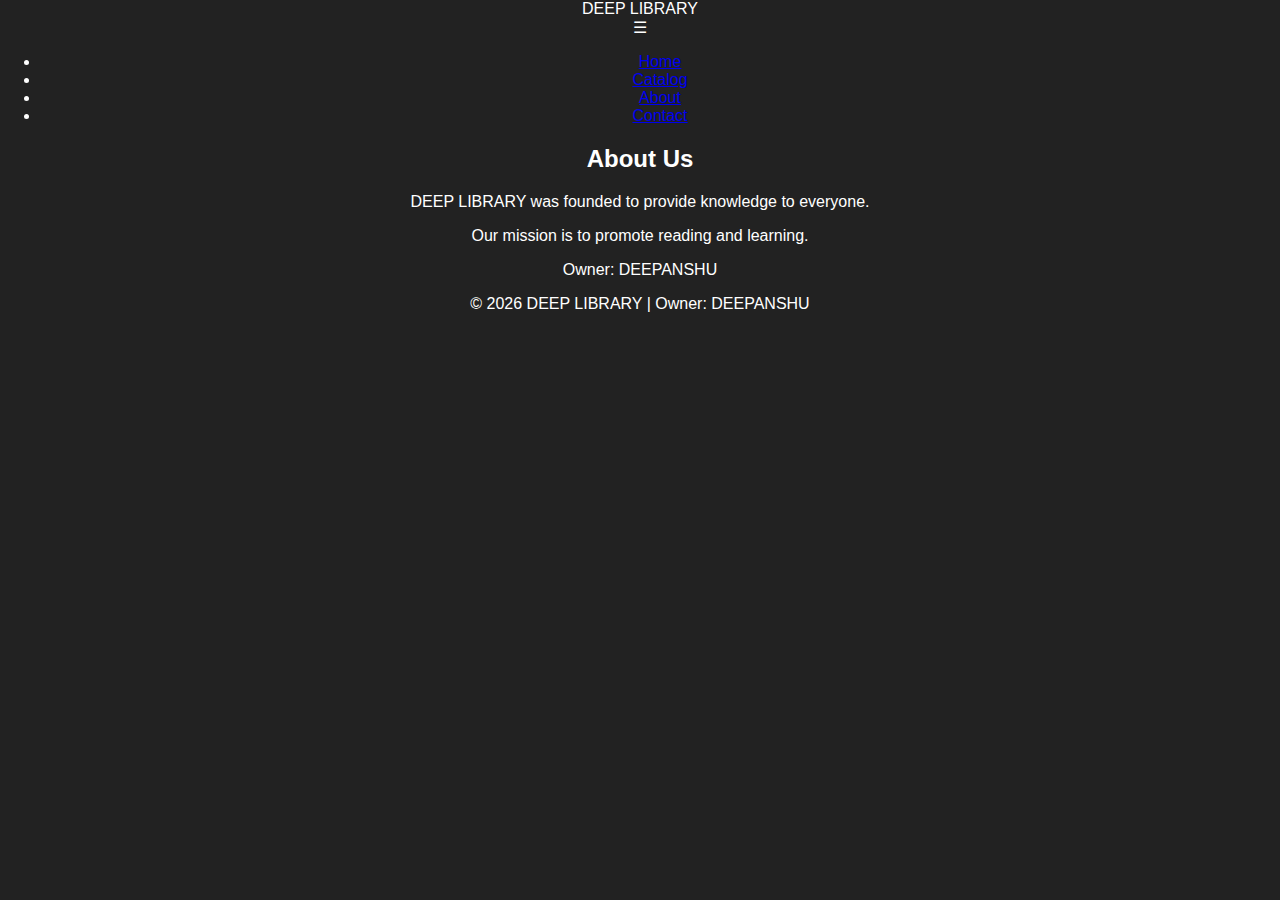
<file: about.html>
<!DOCTYPE html>
<html>
<head>
    <title>About - DEEP LIBRARY</title>
    <link rel="stylesheet" href="style.css">
</head>
<body>

<header>
    <div class="container">
        <nav>
            <div class="logo">DEEP LIBRARY</div>
            <div class="menu-toggle" onclick="toggleMenu()">☰</div>
            <ul class="nav-links">
                <li><a href="index.html">Home</a></li>
                <li><a href="catalog.html">Catalog</a></li>
                <li><a href="about.html">About</a></li>
                <li><a href="contact.html">Contact</a></li>
            </ul>
        </nav>
    </div>
</header>

<section class="container books">
    <h2>About Us</h2>
    <p>DEEP LIBRARY was founded to provide knowledge to everyone.</p>
    <p>Our mission is to promote reading and learning.</p>
    <p>Owner: DEEPANSHU</p>
</section>

<footer>
    <p>© 2026 DEEP LIBRARY | Owner: DEEPANSHU</p>
</footer>

<script src="script.js"></script>
</body>
  </html>
</file>
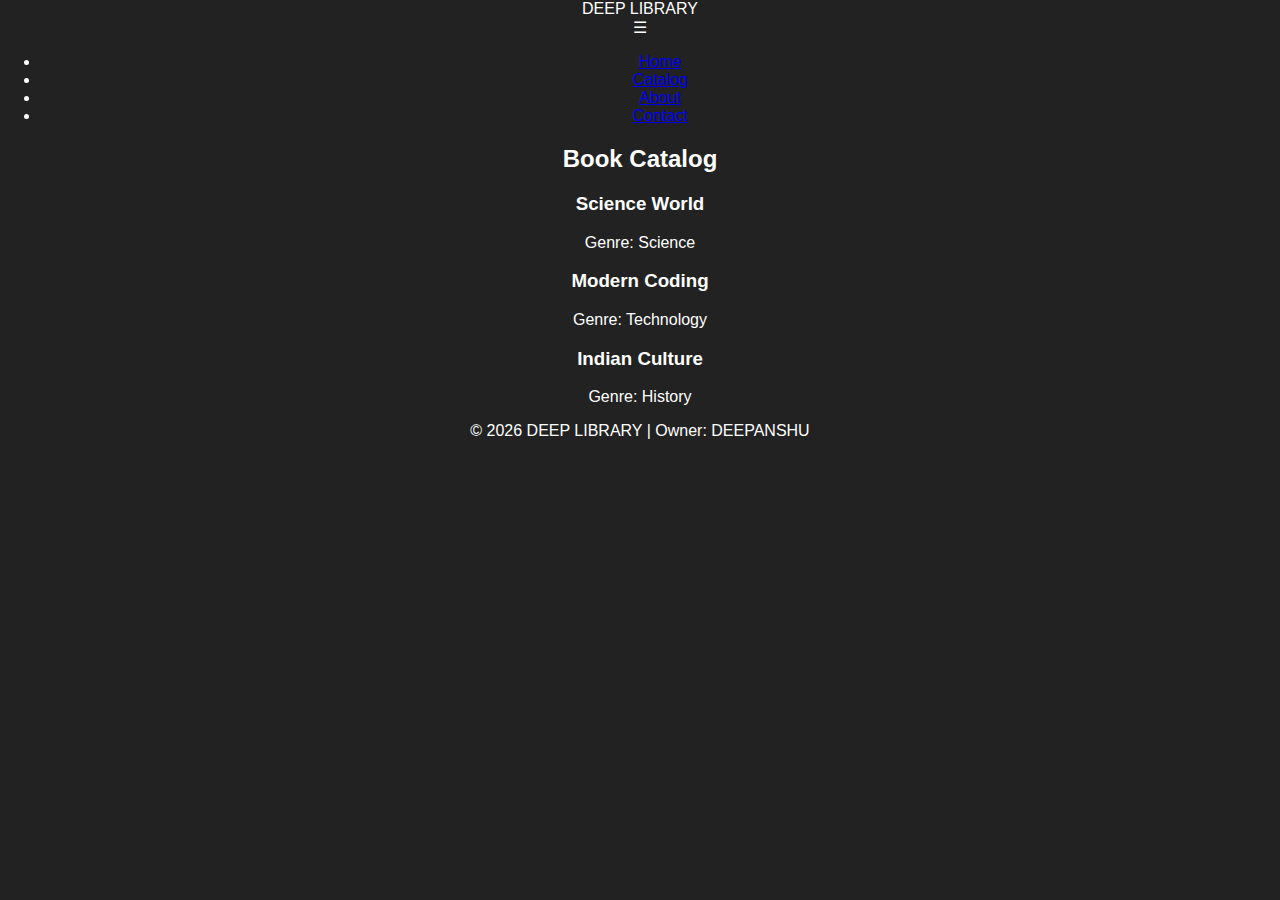
<file: catalog.html>
<!DOCTYPE html>
<html>
<head>
    <title>DEEP LIBRARY - Catalog</title>
    <link rel="stylesheet" href="style.css">
</head>
<body>

<header>
    <div class="container">
        <nav>
            <div class="logo">DEEP LIBRARY</div>
            <div class="menu-toggle" onclick="toggleMenu()">☰</div>
            <ul class="nav-links">
                <li><a href="index.html">Home</a></li>
                <li><a href="catalog.html">Catalog</a></li>
                <li><a href="about.html">About</a></li>
                <li><a href="contact.html">Contact</a></li>
            </ul>
        </nav>
    </div>
</header>

<section class="books container">
    <h2>Book Catalog</h2>
    <div class="book-grid">
        <div class="book-card">
            <h3>Science World</h3>
            <p>Genre: Science</p>
        </div>
        <div class="book-card">
            <h3>Modern Coding</h3>
            <p>Genre: Technology</p>
        </div>
        <div class="book-card">
            <h3>Indian Culture</h3>
            <p>Genre: History</p>
        </div>
    </div>
</section>

<footer>
    <p>© 2026 DEEP LIBRARY | Owner: DEEPANSHU</p>
</footer>

<script src="script.js"></script>
</body>
</html>
</file>
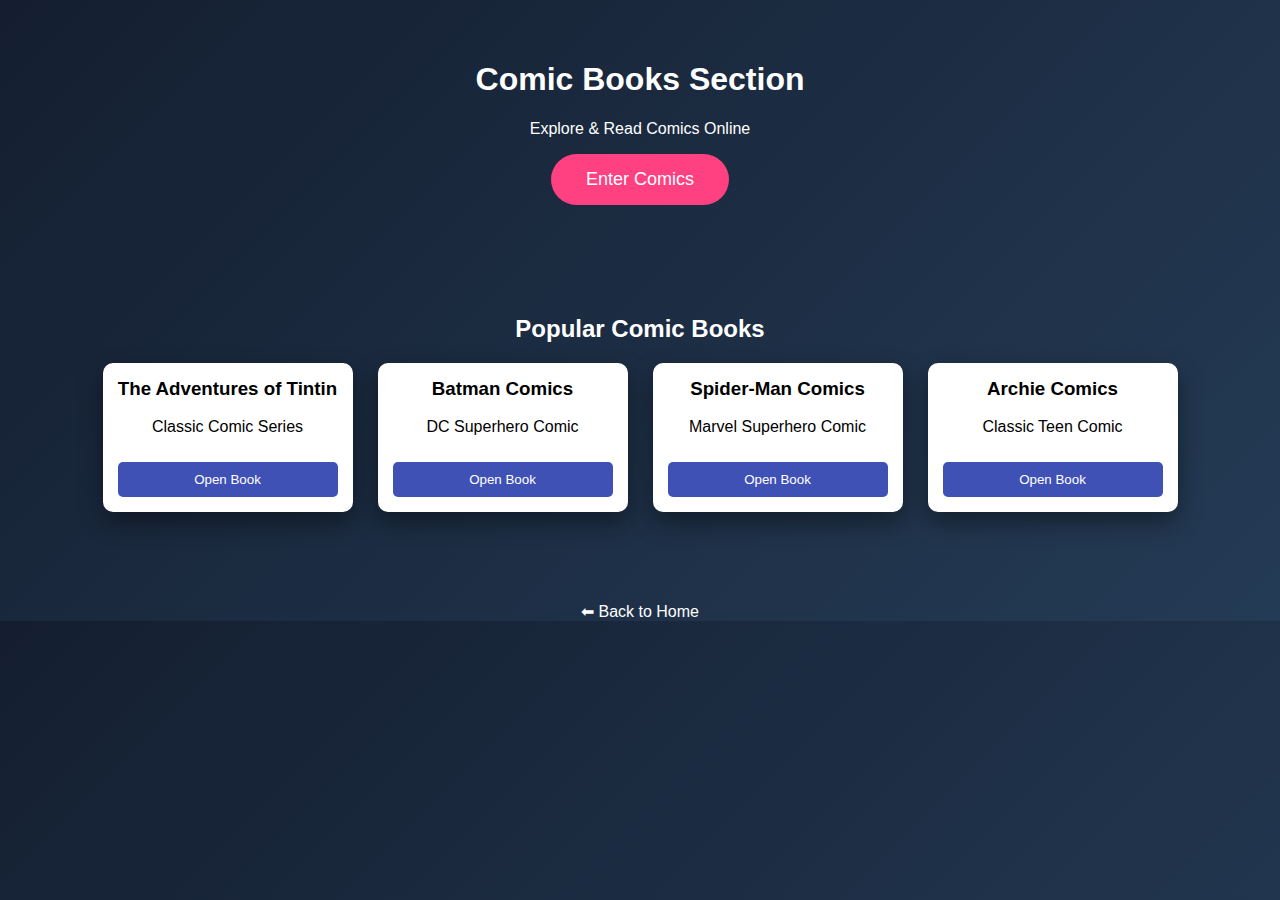
<file: comics.html>
<!DOCTYPE html>
<html lang="en">
<head>
<meta charset="UTF-8">
<title>Comic Books | DEEP LIBERARY</title>
<meta name="viewport" content="width=device-width, initial-scale=1.0">

<style>
body {
    margin: 0;
    font-family: 'Segoe UI', sans-serif;
    background: linear-gradient(135deg, #141e30, #243b55);
    color: white;
    text-align: center;
}

header {
    padding: 40px 20px;
}

.enter-btn {
    padding: 15px 35px;
    font-size: 18px;
    border: none;
    border-radius: 30px;
    background: #ff4081;
    color: white;
    cursor: pointer;
    transition: 0.3s;
}

.enter-btn:hover {
    background: #e91e63;
    transform: scale(1.05);
}

.section {
    padding: 50px 20px;
}

.books-container {
    display: flex;
    justify-content: center;
    flex-wrap: wrap;
    gap: 25px;
}

.book-card {
    width: 220px;
    background: white;
    color: black;
    border-radius: 10px;
    padding: 15px;
    box-shadow: 0 10px 25px rgba(0,0,0,0.4);
    transition: 0.3s;
}

.book-card:hover {
    transform: translateY(-10px);
}

.book-card h3 {
    margin-top: 0;
}

.open-btn {
    margin-top: 10px;
    padding: 10px;
    border: none;
    background: #3f51b5;
    color: white;
    border-radius: 5px;
    cursor: pointer;
    width: 100%;
}

.open-btn:hover {
    background: #303f9f;
}

.back-home {
    display: block;
    margin-top: 40px;
    color: white;
    text-decoration: none;
}
</style>
</head>

<body>

<header>
    <h1>Comic Books Section</h1>
    <p>Explore & Read Comics Online</p>
    <button class="enter-btn" onclick="document.getElementById('comics').scrollIntoView({behavior:'smooth'})">
        Enter Comics
    </button>
</header>

<section class="section" id="comics">
    <h2>Popular Comic Books</h2>

    <div class="books-container">

        <div class="book-card">
            <h3>The Adventures of Tintin</h3>
            <p>Classic Comic Series</p>
            <button class="open-btn"
                onclick="window.open('https://books.google.com/books?q=The+Adventures+of+Tintin', '_blank')">
                Open Book
            </button>
        </div>

        <div class="book-card">
            <h3>Batman Comics</h3>
            <p>DC Superhero Comic</p>
            <button class="open-btn"
                onclick="window.open('https://books.google.com/books?q=Batman+Comics', '_blank')">
                Open Book
            </button>
        </div>

        <div class="book-card">
            <h3>Spider-Man Comics</h3>
            <p>Marvel Superhero Comic</p>
            <button class="open-btn"
                onclick="window.open('https://books.google.com/books?q=Spider-Man+Comics', '_blank')">
                Open Book
            </button>
        </div>

        <div class="book-card">
            <h3>Archie Comics</h3>
            <p>Classic Teen Comic</p>
            <button class="open-btn"
                onclick="window.open('https://books.google.com/books?q=Archie+Comics', '_blank')">
                Open Book
            </button>
        </div>

    </div>
</section>

<a href="index.html" class="back-home">⬅ Back to Home</a>

</body>
  </html>
</file>
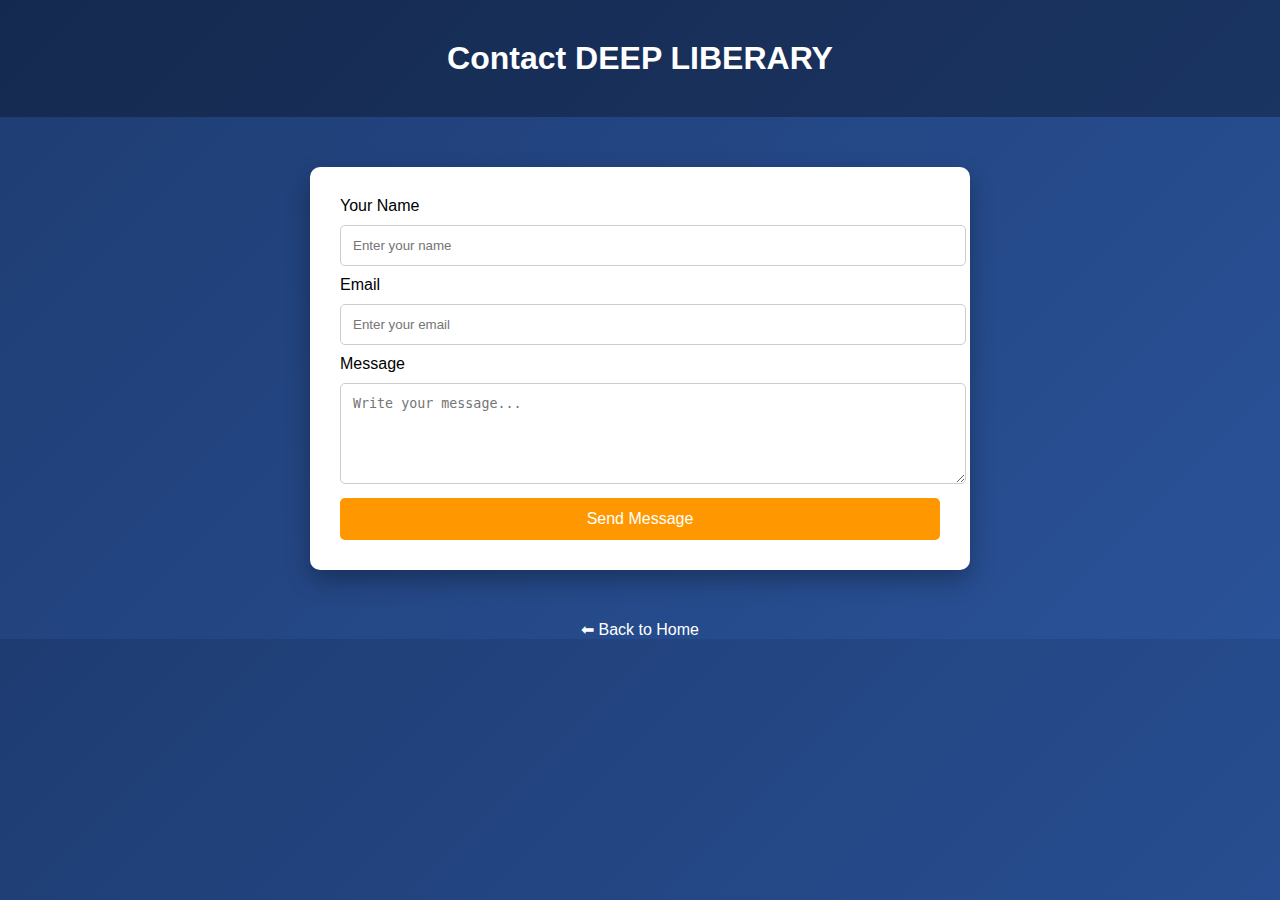
<file: contact.html>
<!DOCTYPE html>
<html lang="en">
<head>
<meta charset="UTF-8">
<title>Contact | DEEP LIBERARY</title>
<meta name="viewport" content="width=device-width, initial-scale=1.0">

<style>
body {
    margin: 0;
    font-family: 'Segoe UI', sans-serif;
    background: linear-gradient(135deg, #1e3c72, #2a5298);
    color: white;
}

header {
    text-align: center;
    padding: 40px;
    background: rgba(0,0,0,0.3);
}

header h1 {
    margin: 0;
}

.container {
    max-width: 600px;
    margin: 50px auto;
    background: white;
    color: black;
    padding: 30px;
    border-radius: 10px;
    box-shadow: 0 10px 25px rgba(0,0,0,0.3);
}

input, textarea {
    width: 100%;
    padding: 12px;
    margin: 10px 0;
    border-radius: 5px;
    border: 1px solid #ccc;
}

button {
    width: 100%;
    padding: 12px;
    background: #ff9800;
    border: none;
    color: white;
    font-size: 16px;
    border-radius: 5px;
    cursor: pointer;
}

button:hover {
    background: #e68900;
}

.back-btn {
    display: block;
    text-align: center;
    margin-top: 20px;
    color: white;
    text-decoration: none;
}

</style>
</head>

<body>

<header>
    <h1>Contact DEEP LIBERARY</h1>
</header>

<div class="container">
    <form>
        <label>Your Name</label>
        <input type="text" placeholder="Enter your name" required>

        <label>Email</label>
        <input type="email" placeholder="Enter your email" required>

        <label>Message</label>
        <textarea rows="5" placeholder="Write your message..." required></textarea>

        <button type="submit">Send Message</button>
    </form>
</div>

<a href="index.html" class="back-btn">⬅ Back to Home</a>

</body>
</html>
</file>
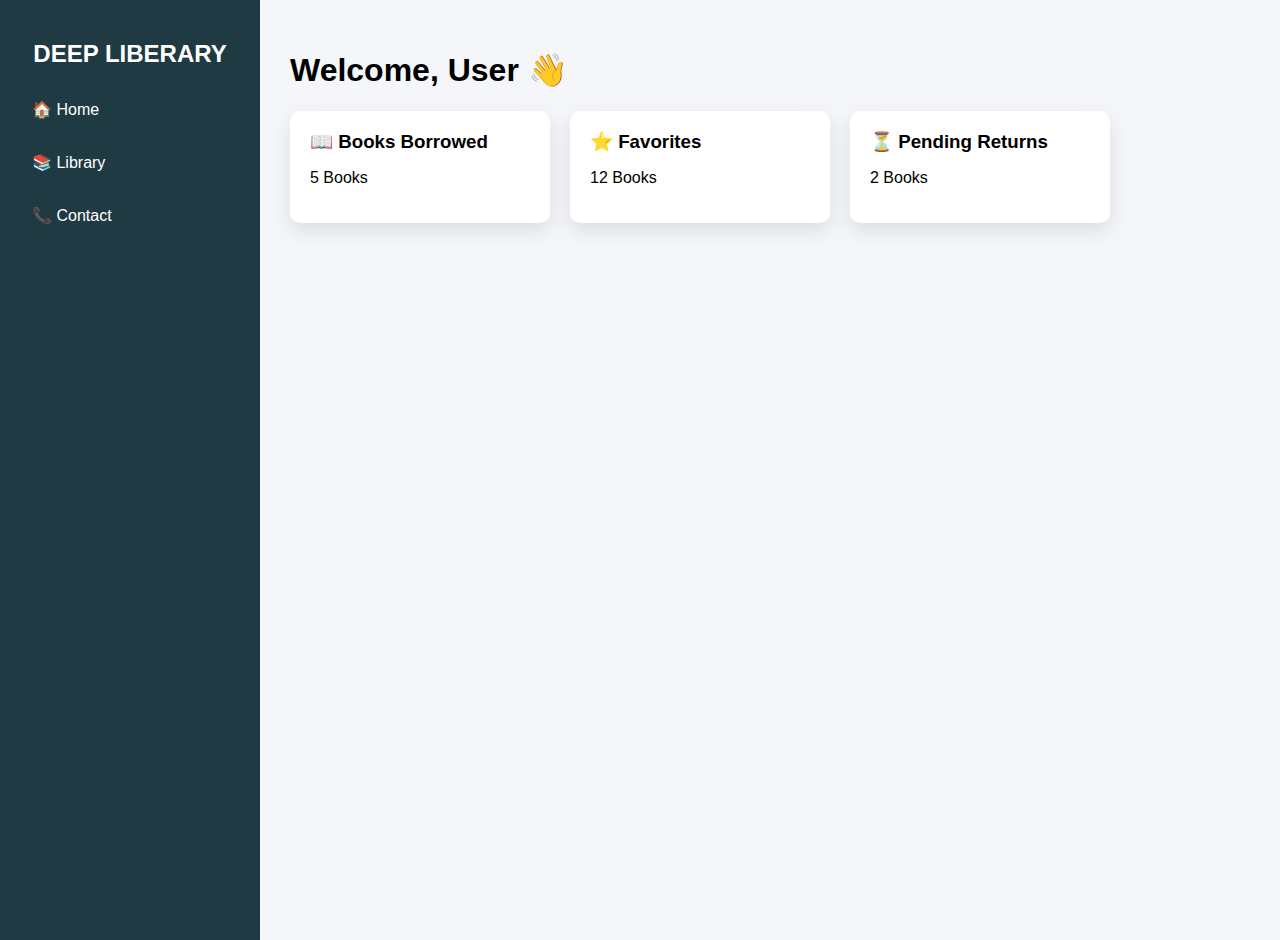
<file: dashboard.html>
<!DOCTYPE html>
<html lang="en">
<head>
<meta charset="UTF-8">
<title>Dashboard | DEEP LIBERARY</title>
<meta name="viewport" content="width=device-width, initial-scale=1.0">

<style>
body {
    margin: 0;
    font-family: 'Segoe UI', sans-serif;
    display: flex;
    background: #f4f6f9;
}

.sidebar {
    width: 220px;
    height: 100vh;
    background: #203a43;
    color: white;
    padding: 20px;
}

.sidebar h2 {
    text-align: center;
}

.sidebar a {
    display: block;
    color: white;
    padding: 12px;
    text-decoration: none;
    margin: 10px 0;
    border-radius: 5px;
}

.sidebar a:hover {
    background: #2c5364;
}

.main {
    flex: 1;
    padding: 30px;
}

.card-container {
    display: flex;
    gap: 20px;
    flex-wrap: wrap;
}

.card {
    background: white;
    padding: 20px;
    border-radius: 10px;
    width: 220px;
    box-shadow: 0 8px 20px rgba(0,0,0,0.1);
}

.card h3 {
    margin: 0;
}

</style>
</head>

<body>

<div class="sidebar">
    <h2>DEEP LIBERARY</h2>
    <a href="index.html">🏠 Home</a>
    <a href="library.html">📚 Library</a>
    <a href="contact.html">📞 Contact</a>
</div>

<div class="main">
    <h1>Welcome, User 👋</h1>

    <div class="card-container">
        <div class="card">
            <h3>📖 Books Borrowed</h3>
            <p>5 Books</p>
        </div>

        <div class="card">
            <h3>⭐ Favorites</h3>
            <p>12 Books</p>
        </div>

        <div class="card">
            <h3>⏳ Pending Returns</h3>
            <p>2 Books</p>
        </div>
    </div>
</div>

</body>
</html>
</file>
<file: style.css>
body {
  margin: 0;
  background: #222;
  color: white;
  font-family: Arial, sans-serif;
  text-align: center;
}

.title {
  margin: 10px;
  font-size: 32px;
  color: #00ffcc;
}

.game-container {
  display: flex;
  justify-content: center;
}

canvas {
  background: #444;
  border: 3px solid #00ffcc;
}

.controls {
  margin-top: 10px;
}

button {
  font-size: 20px;
  padding: 10px 15px;
  margin: 5px;
  border: none;
  background: #00ffcc;
  color: black;
  cursor: pointer;
  border-radius: 5px;
}

button:hover {
  background: #00ccaa;
}

.hud {
  margin-top: 10px;
}
</file>
